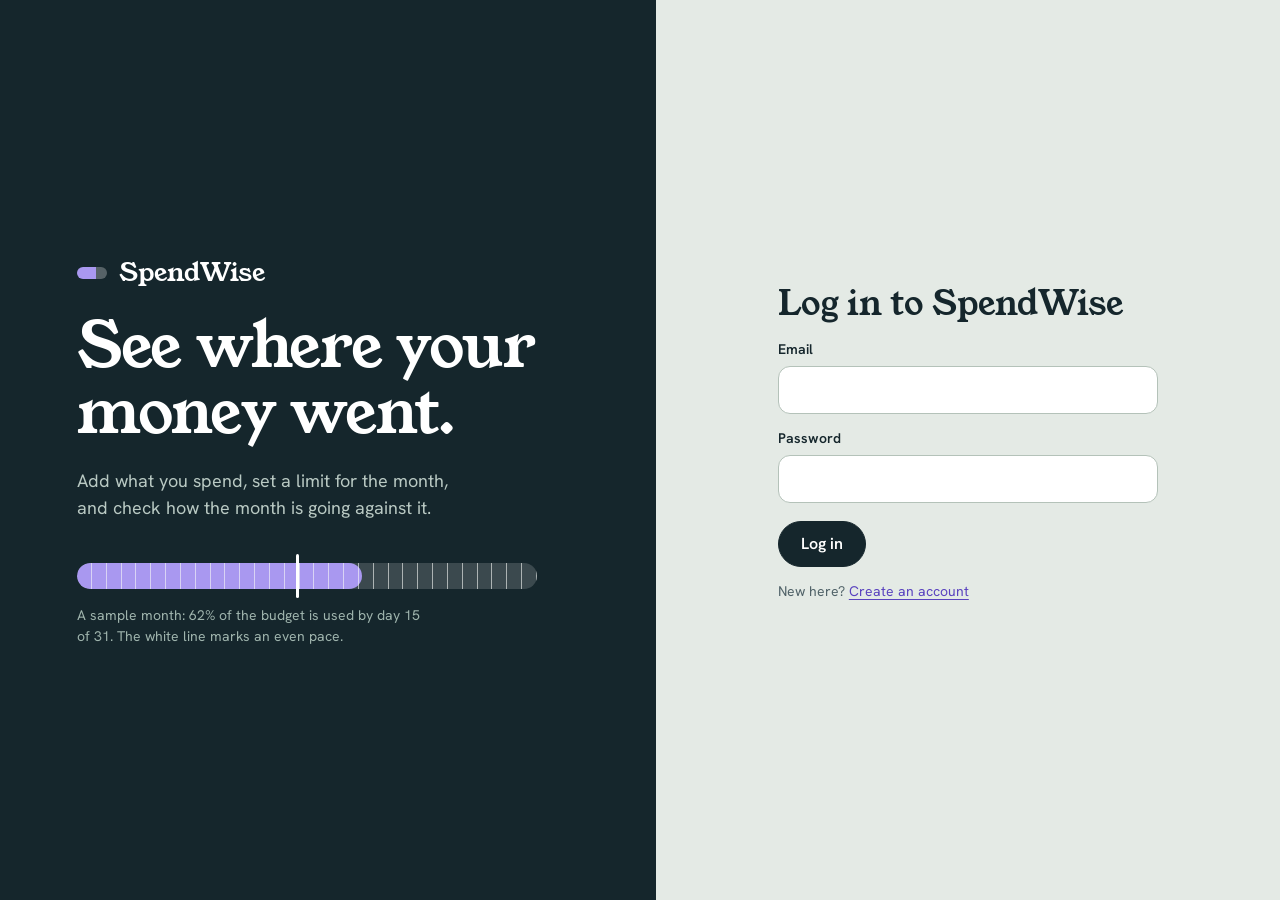
<file: frontend/budgets.html>
<!DOCTYPE html>
<html lang="en">
<head>
  <meta charset="UTF-8">
  <meta name="viewport" content="width=device-width, initial-scale=1.0">
  <title>SpendWise - Budgets</title>
  <link rel="stylesheet" href="css/style.css">
</head>
<body>
  <nav id="nav"></nav>
  <main>
    <div class="card month-bar">
      <button id="month-prev" type="button" class="secondary small" aria-label="Previous month">&lsaquo;</button>
      <h1 id="month-label"></h1>
      <button id="month-next" type="button" class="secondary small" aria-label="Next month">&rsaquo;</button>
      <input id="month-input" type="month" min="2000-01" max="2099-12" aria-label="Choose a month">
    </div>

    <div class="card">
      <h2 id="form-title">Set a budget</h2>
      <form id="budget-form">
        <div class="form-grid">
          <div>
            <label for="budget-category">Applies to</label>
            <select id="budget-category"></select>
          </div>
          <div>
            <label for="budget-amount">Monthly limit (INR)</label>
            <input id="budget-amount" type="text" inputmode="decimal" placeholder="5000" required autocomplete="off">
          </div>
          <div>
            <button type="submit" id="budget-submit">Save budget</button>
          </div>
        </div>
      </form>
      <p class="muted">Saving again for the same category and month replaces the old limit.</p>
      <div id="form-message" class="message" hidden></div>
    </div>

    <div class="card">
      <h2 id="list-title">Budgets</h2>
      <div id="list-message" class="message" hidden></div>
      <p id="empty" class="muted" hidden>No budgets set for this month yet.</p>
      <div class="table-wrap">
        <table id="budget-table" hidden>
          <thead>
            <tr>
              <th>Category</th>
              <th class="amount">Limit</th>
              <th class="amount">Spent</th>
              <th class="amount">Remaining</th>
              <th class="amount">Used</th>
              <th>Status</th>
              <th></th>
            </tr>
          </thead>
          <tbody id="budget-body"></tbody>
        </table>
      </div>
    </div>
  </main>

  <script src="js/app.js"></script>
  <script src="js/budgets.js"></script>
</body>
</html>
</file>
<file: frontend/css/style.css>
@import url("https://fonts.googleapis.com/css2?family=Hanken+Grotesk:wght@400;500;600;700&family=Young+Serif&display=swap");

:root {
  --ground: #e4eae5;
  --paper: #f8faf7;
  --ink: #15262c;
  --muted: #506268;
  --line: #cbd5ce;
  --violet: #6a52cf;
  --violet-dark: #5a43bf;
  --violet-light: #a998f0;
  --violet-soft: #e6e1f8;
  --good: #1f7a45;
  --good-bg: #d9efe0;
  --warn: #8a5a00;
  --warn-bg: #fbe9bf;
  --bad: #a31d58;
  --bad-bg: #f8dbe7;
  --fill-ok: #2f9a5d;
  --fill-warn: #eba316;
  --fill-over: #c0266b;
  --display: "Young Serif", Georgia, "Times New Roman", "Segoe UI", serif;
  --body: "Hanken Grotesk", system-ui, -apple-system, "Segoe UI", sans-serif;
  --rail: 15.5rem;
}

* { box-sizing: border-box; }
[hidden] { display: none !important; }
html { -webkit-text-size-adjust: 100%; }

body {
  margin: 0;
  font-family: var(--body);
  font-size: 16px;
  line-height: 1.5;
  background: var(--ground);
  color: var(--ink);
}
::selection { background: var(--violet-soft); }
a { color: var(--violet-dark); text-underline-offset: 3px; }
:focus-visible { outline: 3px solid var(--violet); outline-offset: 2px; }

/* ---------- left rail ---------- */

body:has(> #nav) {
  display: grid;
  grid-template-columns: var(--rail) minmax(0, 1fr);
  min-height: 100vh;
}

nav {
  background: var(--ink);
  color: #c4d3ce;
  padding: 30px 16px 24px;
  display: flex;
  flex-direction: column;
  gap: 4px;
  position: sticky;
  top: 0;
  height: 100vh;
  align-self: start;
}
nav :focus-visible { outline-color: var(--violet-light); }

nav .brand {
  font-family: var(--display);
  font-size: 25px;
  color: #fff;
  padding: 0 12px 26px;
  display: flex;
  align-items: center;
}
nav .brand::before {
  content: "";
  flex: none;
  width: 28px;
  height: 11px;
  margin-right: 10px;
  border-radius: 999px;
  background: linear-gradient(90deg, var(--violet-light) 0 62%, rgba(255, 255, 255, 0.28) 62% 100%);
}

nav a {
  display: flex;
  align-items: center;
  color: #b9c9c3;
  text-decoration: none;
  padding: 10px 12px;
  border-radius: 12px;
  font-weight: 500;
}
nav a::before {
  content: "";
  flex: none;
  width: 8px;
  height: 8px;
  margin-right: 12px;
  border-radius: 50%;
  border: 1.5px solid #5f7a74;
}
nav a:hover { background: rgba(255, 255, 255, 0.07); color: #fff; }
nav a.active { background: rgba(255, 255, 255, 0.12); color: #fff; }
nav a.active::before { background: var(--violet-light); border-color: var(--violet-light); }

nav .spacer { flex: 1; }
nav .who { font-size: 13px; color: #8fa6a0; padding: 0 12px 10px; overflow-wrap: anywhere; }
nav button.secondary {
  background: transparent;
  color: #e4ede9;
  border-color: rgba(255, 255, 255, 0.28);
  margin: 0 12px;
}
nav button.secondary:hover { background: rgba(255, 255, 255, 0.1); border-color: rgba(255, 255, 255, 0.5); }

main { max-width: 1080px; margin: 0 auto; padding: 40px 40px 80px; }

/* ---------- headings, panels, text ---------- */

h1, h2 {
  font-family: var(--display);
  font-weight: 400;
  letter-spacing: -0.01em;
  line-height: 1.15;
  margin: 0 0 16px;
}
h1 { font-size: 36px; }
h2 { font-size: 23px; }

.card {
  background: var(--paper);
  border: 1px solid var(--line);
  border-radius: 20px;
  padding: 26px;
  margin-bottom: 24px;
}
.muted { color: var(--muted); font-size: 14px; }
.good { color: var(--good); }
.bad { color: var(--bad); }

/* ---------- forms and buttons ---------- */

.form-grid {
  display: grid;
  grid-template-columns: repeat(auto-fit, minmax(170px, 1fr));
  gap: 14px;
  align-items: end;
}
label { display: block; margin: 14px 0 6px; font-size: 14px; font-weight: 600; }
.form-grid label { margin-top: 0; }

input, select {
  width: 100%;
  padding: 11px 14px;
  border: 1.5px solid #b4c2b9;
  border-radius: 12px;
  background: #fff;
  font: inherit;
  color: var(--ink);
}
input:focus, select:focus {
  outline: 3px solid rgba(106, 82, 207, 0.35);
  outline-offset: 0;
  border-color: var(--violet);
}

.actions-row { margin-top: 18px; display: flex; gap: 10px; flex-wrap: wrap; }

button {
  font: inherit;
  font-weight: 600;
  background: var(--ink);
  color: #fff;
  border: 1.5px solid var(--ink);
  padding: 10px 22px;
  border-radius: 999px;
  cursor: pointer;
  transition: background 0.15s, border-color 0.15s;
}
button:hover { background: #27444d; border-color: #27444d; }
button:disabled { opacity: 0.5; cursor: not-allowed; }
button.secondary { background: transparent; color: var(--ink); border-color: #9fb0a6; }
button.secondary:hover { background: rgba(21, 38, 44, 0.07); border-color: var(--ink); }
button.danger { background: var(--bad); border-color: var(--bad); color: #fff; }
button.danger:hover { background: #861849; border-color: #861849; }
button.small { padding: 6px 14px; font-size: 13px; }

.message { margin-top: 14px; padding: 11px 16px; border-radius: 12px; font-size: 14px; }
.message.error { background: var(--bad-bg); color: var(--bad); }
.message.success { background: var(--good-bg); color: var(--good); }
.message a { color: inherit; font-weight: 700; }

/* ---------- tables ---------- */

.table-wrap { overflow-x: auto; }
table { width: 100%; border-collapse: collapse; }
th, td { text-align: left; padding: 13px 10px; border-bottom: 1px solid var(--line); font-size: 15px; }
th { color: var(--muted); font-weight: 600; font-size: 14px; border-bottom: 1.5px solid #9fb0a6; }
tbody tr:hover { background: rgba(106, 82, 207, 0.06); }
th.amount, td.amount { text-align: right; white-space: nowrap; font-variant-numeric: tabular-nums; font-weight: 600; }
td.row-actions { white-space: nowrap; text-align: right; }
td.row-actions button + button { margin-left: 6px; }

.pager { display: flex; gap: 12px; align-items: center; margin-top: 18px; flex-wrap: wrap; }
.pager select { width: auto; }

.badge { padding: 3px 11px; border-radius: 999px; font-size: 12px; font-weight: 700; white-space: nowrap; }
.badge.ok { background: var(--good-bg); color: var(--good); }
.badge.warning { background: var(--warn-bg); color: var(--warn); }
.badge.over { background: var(--bad-bg); color: var(--bad); }

/* ---------- month bar ---------- */

.month-bar { display: flex; align-items: center; gap: 14px; flex-wrap: wrap; margin-bottom: 26px; }
.month-bar h1 { margin: 0; font-size: clamp(30px, 5vw, 44px); }
.month-bar button {
  width: 42px;
  height: 42px;
  padding: 0;
  font-size: 26px;
  line-height: 1;
  display: inline-flex;
  align-items: center;
  justify-content: center;
}
.month-bar input { width: auto; margin-left: auto; border-radius: 999px; }

/* ---------- the budget strip ---------- */

.hero { margin: 8px 0 44px; }
.hero-lead { margin: 0; color: var(--muted); font-size: 17px; }
.hero-amount {
  font-family: var(--display);
  font-size: clamp(46px, 9vw, 92px);
  line-height: 1;
  letter-spacing: -0.025em;
  margin: 6px 0 8px;
}
.hero-sub { margin: 0; font-size: 20px; max-width: 46ch; }
.hero-meta { display: flex; flex-wrap: wrap; gap: 4px 24px; margin-top: 14px; color: var(--muted); font-size: 15px; }

.strip { position: relative; margin: 28px 0 0; --days: 30; }
.strip-track { position: relative; height: 26px; border-radius: 999px; background: #d3ddd6; overflow: hidden; }
.strip-fill {
  position: absolute;
  top: 0;
  bottom: 0;
  left: 0;
  width: 0;
  border-radius: 999px;
  background: var(--fill-ok);
  transition: width 0.9s cubic-bezier(0.2, 0.8, 0.2, 1);
}
.strip-fill.warning { background: var(--fill-warn); }
.strip-fill.over { background: var(--fill-over); }
.strip-ticks {
  position: absolute;
  inset: 0;
  pointer-events: none;
  background-image: repeating-linear-gradient(
    to right,
    transparent 0,
    transparent calc(100% / var(--days) - 1px),
    rgba(248, 250, 247, 0.6) calc(100% / var(--days) - 1px),
    rgba(248, 250, 247, 0.6) calc(100% / var(--days))
  );
}
.strip-pace {
  position: absolute;
  top: -9px;
  bottom: -9px;
  width: 3px;
  margin-left: -1.5px;
  border-radius: 2px;
  background: var(--ink);
}
.pace-note { margin: 16px 0 0; font-size: 15px; color: var(--muted); max-width: 64ch; }
.pace-note.bad { color: var(--bad); }
.pace-note.good { color: var(--good); }

/* ---------- category budgets, charts ---------- */

.section { margin-bottom: 40px; }
.budget-row { padding: 14px 0; border-top: 1px solid var(--line); }
.budget-row:last-child { border-bottom: 1px solid var(--line); }
.budget-head { display: flex; justify-content: space-between; align-items: baseline; gap: 12px; flex-wrap: wrap; margin-bottom: 8px; }
.budget-figures { color: var(--muted); font-variant-numeric: tabular-nums; }
.bar { height: 12px; background: #d3ddd6; border-radius: 999px; overflow: hidden; }
.bar-fill { height: 100%; border-radius: 999px; }
.bar-fill.ok { background: var(--fill-ok); }
.bar-fill.warning { background: var(--fill-warn); }
.bar-fill.over { background: var(--fill-over); }
.budget-foot { display: flex; align-items: center; gap: 10px; margin-top: 8px; font-size: 14px; color: var(--muted); }

.chart-grid { display: grid; grid-template-columns: repeat(auto-fit, minmax(320px, 1fr)); gap: 24px; margin-bottom: 24px; }
.chart-grid .card { margin-bottom: 0; }
.chart-box { position: relative; height: 300px; }

/* ---------- import page ---------- */

.stat-grid { display: grid; grid-template-columns: repeat(auto-fit, minmax(170px, 1fr)); gap: 14px; margin-bottom: 18px; }
.stat { background: var(--ground); border-radius: 16px; padding: 16px 18px; }
.stat .value { font-family: var(--display); font-size: 34px; line-height: 1.1; }
.stat .label { color: var(--muted); font-size: 14px; margin-top: 4px; }
pre.example { background: var(--ground); border-radius: 12px; padding: 14px; overflow-x: auto; font-size: 13px; }
ul.plain { margin: 8px 0 18px; padding-left: 20px; line-height: 1.65; }

/* ---------- dialogs ---------- */

.overlay {
  position: fixed;
  inset: 0;
  background: rgba(21, 38, 44, 0.55);
  display: flex;
  align-items: center;
  justify-content: center;
  z-index: 1000;
  padding: 16px;
}
.dialog {
  background: var(--paper);
  border-radius: 22px;
  padding: 26px;
  width: 100%;
  max-width: 420px;
  box-shadow: 0 18px 50px rgba(21, 38, 44, 0.35);
}
.dialog p { margin: 0 0 16px; font-size: 17px; }

/* ---------- login page ---------- */

.auth-split { display: grid; grid-template-columns: minmax(0, 1.05fr) minmax(0, 1fr); min-height: 100vh; }
.auth-intro {
  background: var(--ink);
  color: #e4ede9;
  padding: 56px clamp(28px, 6vw, 88px);
  display: flex;
  flex-direction: column;
  justify-content: center;
  gap: 22px;
}
.auth-brand { font-family: var(--display); font-size: 26px; color: #fff; display: flex; align-items: center; }
.auth-brand::before {
  content: "";
  flex: none;
  width: 30px;
  height: 12px;
  margin-right: 12px;
  border-radius: 999px;
  background: linear-gradient(90deg, var(--violet-light) 0 62%, rgba(255, 255, 255, 0.28) 62% 100%);
}
.auth-headline {
  font-family: var(--display);
  font-size: clamp(38px, 5vw, 62px);
  line-height: 1.05;
  letter-spacing: -0.02em;
  margin: 0;
  color: #fff;
}
.auth-lede { margin: 0; font-size: 18px; max-width: 40ch; color: #b9c9c3; }
.auth-sample { margin-top: 20px; max-width: 460px; }
.auth-sample .strip { --days: 31; margin-top: 0; }
.auth-sample .strip-track { background: rgba(255, 255, 255, 0.16); }
.auth-sample .strip-fill { background: var(--violet-light); width: 62%; transition: none; }
.auth-sample .strip-pace { background: #fff; left: 48%; }
.auth-sample p { font-size: 14px; color: #9fb4ad; margin: 16px 0 0; max-width: 44ch; }

main.auth-panel {
  max-width: none;
  margin: 0;
  padding: 40px 24px;
  display: flex;
  align-items: center;
  justify-content: center;
}
.auth-panel-inner { width: 100%; max-width: 380px; }
.auth-panel-inner h1 { font-size: 34px; }

/* ---------- small screens ---------- */

@media (max-width: 860px) {
  body:has(> #nav) { display: block; }
  nav {
    position: static;
    height: auto;
    flex-direction: row;
    align-items: center;
    overflow-x: auto;
    padding: 12px;
  }
  nav .brand { padding: 0 10px 0 6px; font-size: 21px; flex: none; }
  nav a { white-space: nowrap; padding: 8px 12px; flex: none; }
  nav a::before { display: none; }
  nav .who { display: none; }
  nav button.secondary { margin: 0 0 0 6px; flex: none; }
  main { padding: 24px 16px 56px; }
  .card { padding: 20px; }

  .auth-split { grid-template-columns: 1fr; }
  .auth-intro { padding: 36px 22px; }
}

@media (prefers-reduced-motion: reduce) {
  .strip-fill, button { transition: none; }
}
</file>
